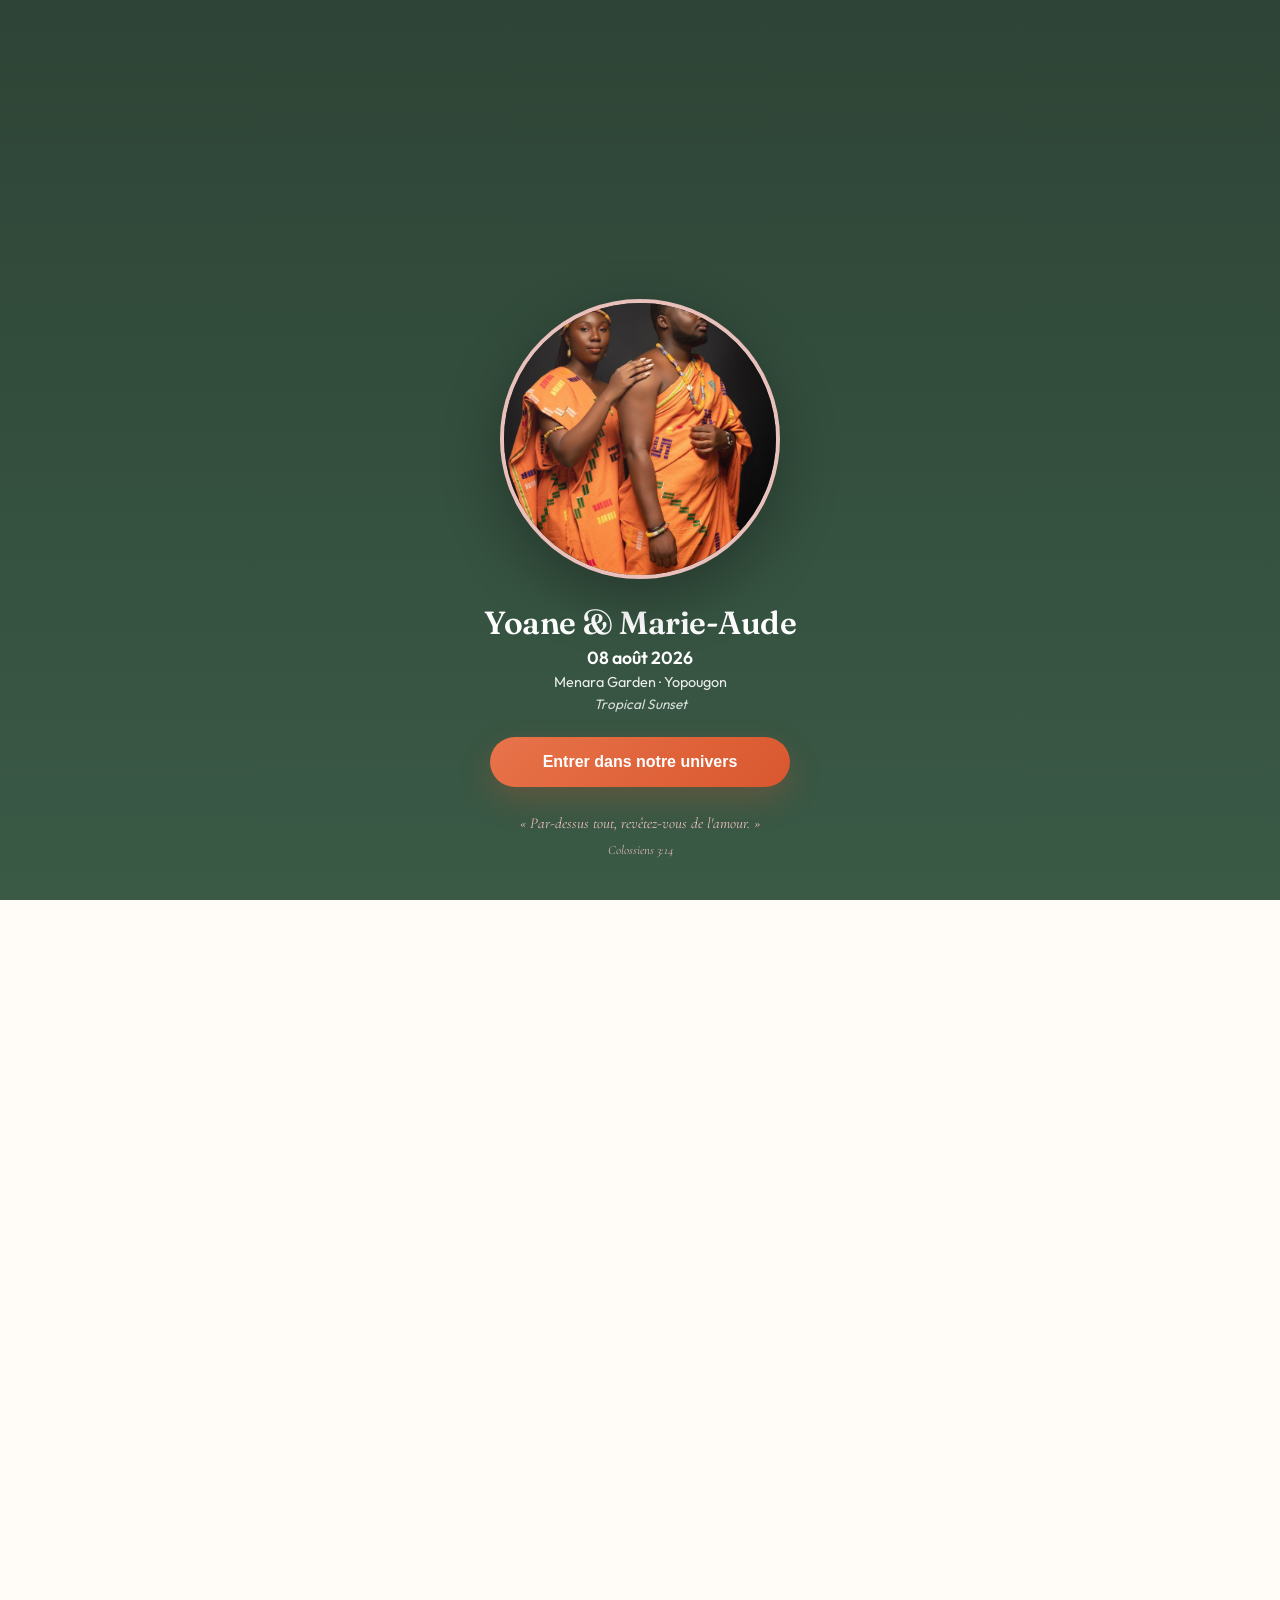
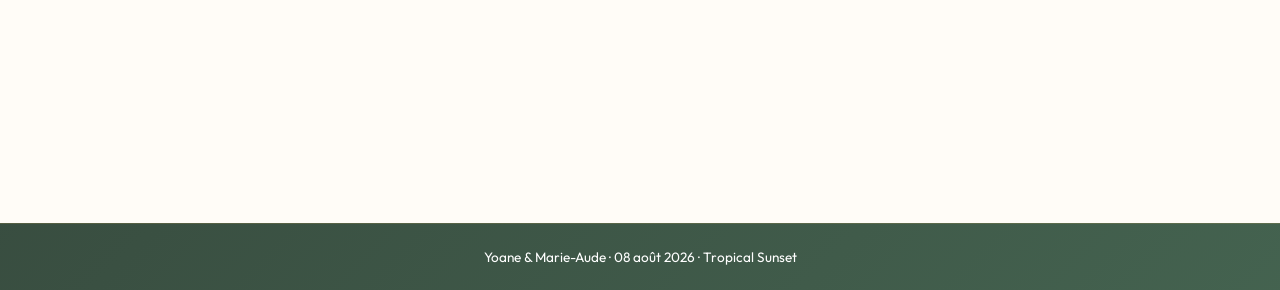
<file: index.html>
<!DOCTYPE html>
<html lang="fr">
<head>
  <meta charset="UTF-8">
  <meta name="viewport" content="width=device-width, initial-scale=1, viewport-fit=cover, maximum-scale=1">
  <meta name="theme-color" content="#D9572E">
  <meta name="apple-mobile-web-app-capable" content="yes">
  <meta name="apple-mobile-web-app-status-bar-style" content="black-translucent">
  <meta name="apple-mobile-web-app-title" content="Yoane & Marie-Aude">
  <title>Yoane & Marie-Aude — Mariage 08.08.2026</title>
  
  <link rel="preconnect" href="https://fonts.googleapis.com">
  <link rel="preconnect" href="https://fonts.gstatic.com" crossorigin>
  <link href="https://fonts.googleapis.com/css2?family=Fraunces:opsz,wght@9..144,500;9..144,600;9..144,700&family=Outfit:wght@300;400;500;600;700&family=Cormorant+Garamond:ital,wght@1,400&display=swap" rel="stylesheet">
  
  <link rel="stylesheet" href="css/styles.css">
</head>
<body>
  <div id="app" class="app-container">
    
    <!-- Splash Screen (écran d'accueil type app) -->
    <section id="splash-screen" class="screen active splash">
      <div class="splash-content">
        <div class="splash-visual">
          <img src="2958871d-0a36-4fbe-921e-ffd9b93db0f9.jpeg" alt="Yoane & Marie-Aude" class="splash-photo" loading="lazy">
          <div class="splash-overlay"></div>
        </div>
        
        <div class="splash-info">
          <h1 class="splash-title">Yoane & Marie-Aude</h1>
          <p class="splash-date">08 août 2026</p>
          <p class="splash-location">Menara Garden · Yopougon</p>
          <p class="splash-theme">Tropical Sunset</p>
        </div>
        
        <button class="btn-enter" data-screen="home">
          Entrer dans notre univers
        </button>
        
        <p class="splash-verse">
          « Par-dessus tout, revêtez-vous de l'amour. »<br>
          <span class="verse-ref">Colossiens 3:14</span>
        </p>
      </div>
    </section>

    <!-- Écran d'accueil avec cartes -->
    <section id="home" class="screen home">
      <header class="app-header">
        <div class="header-branding">
          <h2>Bienvenue</h2>
          <p class="header-meta">08 août 2026 · Menara Garden</p>
        </div>
      </header>

      <main class="home-grid">
        <article class="card card-primary" data-screen="seat">
          <div class="card-icon">🪑</div>
          <h3>Trouver ma place</h3>
          <p>Découvrez votre table et vos voisins</p>
        </article>

        <article class="card" data-screen="menu">
          <div class="card-icon">🍽️</div>
          <h3>Les saveurs</h3>
          <p>Menu et spécialités de la réception</p>
        </article>

        <article class="card" data-screen="gifts">
          <div class="card-icon">🎁</div>
          <h3>Cadeaux</h3>
          <p>Informations délicates & discrètes</p>
        </article>

        <article class="card" data-screen="photos">
          <div class="card-icon">📸</div>
          <h3>Partager mes photos</h3>
          <p>Contribuez à notre album collectif</p>
        </article>

        <article class="card" data-screen="gallery">
          <div class="card-icon">🖼️</div>
          <h3>Album officiel</h3>
          <p>Photos du photographe professionnel</p>
        </article>

        <article class="card" data-screen="guestbook">
          <div class="card-icon">💌</div>
          <h3>Livre d'or</h3>
          <p>Laissez-nous un beau message</p>
        </article>
      </main>
    </section>

    <!-- Écran : Trouver ma place -->
    <section id="seat" class="screen seat-screen">
      <header class="screen-header">
        <button class="btn-back" data-screen="home">← Retour</button>
        <h2>Trouver ma place</h2>
      </header>

      <div class="screen-content">
        <p class="screen-intro">Entrez votre prénom et nom pour découvrir votre emplacement</p>
        
        <div class="search-container">
          <input 
            id="seat-input" 
            type="text" 
            placeholder="Prénom et nom..." 
            class="input-search"
            autocomplete="off"
          >
          <button id="seat-validate" class="btn-search">Rechercher</button>
        </div>

        <div id="seat-result" class="seat-result hidden">
          <div class="result-welcome" id="result-welcome"></div>
          <div class="result-table" id="result-table"></div>
          <div class="result-companions" id="result-companions"></div>
        </div>

        <div id="seat-noresult" class="empty-state hidden">
          <p>Nous ne trouvons pas ce nom.</p>
          <p class="small">Vérifiez l'orthographe ou contactez les mariés.</p>
        </div>

        <div id="sync-status" class="sync-indicator">
          🔄 Synchronisation des invités...
        </div>
      </div>
    </section>

    <!-- Écran : Les saveurs -->
    <section id="menu" class="screen menu-screen">
      <header class="screen-header">
        <button class="btn-back" data-screen="home">← Retour</button>
        <h2>Les saveurs de notre réception</h2>
      </header>

      <div class="screen-content">
        <p class="screen-intro">
          Nous avons imaginé une réception aux couleurs de nos traditions, avec une sélection de mets ivoiriens et de saveurs appréciées de tous.
        </p>

        <div class="menu-section">
          <h3 class="menu-title">🥗 Entrée</h3>
          <ul class="menu-items">
            <li>Salade composée fraîche</li>
          </ul>
        </div>

        <div class="menu-section">
          <h3 class="menu-title">🍽️ Plats traditionnels à découvrir</h3>
          <ul class="menu-items">
            <li>Tchep au poisson et au bœuf</li>
            <li>Placali accompagné de sauce kopè</li>
            <li>Foutou banane accompagné de sauce graine</li>
            <li>Kplé accompagné de foutou manioc</li>
            <li>Foutou igname accompagné de sauce gouagouassou</li>
            <li>Méchoui de mouton accompagné d'attiéké</li>
            <li>Poisson frit et poulet frit accompagnés d'alloco et de frites</li>
            <li>Igname bouillie accompagnée de sauce tomate</li>
          </ul>
        </div>

        <div class="menu-section">
          <h3 class="menu-title">🍰 Douceur</h3>
          <ul class="menu-items">
            <li>Wedding cake</li>
          </ul>
        </div>

        <div class="menu-section">
          <h3 class="menu-title">🥤 Boissons</h3>
          <ul class="menu-items">
            <li>Eau minérale</li>
            <li>Jus naturels</li>
            <li>Boissons gazeuses</li>
            <li>Bandji</li>
          </ul>
        </div>
      </div>
    </section>

    <!-- Écran : Cadeaux -->
    <section id="gifts" class="screen gifts-screen">
      <header class="screen-header">
        <button class="btn-back" data-screen="home">← Retour</button>
        <h2>Cadeaux</h2>
      </header>

      <div class="screen-content gifts-content">
        <div class="gifts-box">
          <p class="gifts-text">
            <strong>Votre présence est le plus beau témoignage d'affection que nous puissions recevoir.</strong>
          </p>

          <p class="gifts-text">
            Pour celles et ceux qui souhaiteraient néanmoins nous offrir un présent, nous privilégions les cadeaux en espèces, afin de pouvoir les emporter plus facilement avec nous à notre retour à Dakar.
          </p>

          <p class="gifts-text">
            Un dispositif discret sera prévu lors de la réception.
          </p>

          <p class="gifts-text gifts-thanks">
            <strong>Merci du fond du cœur pour votre délicatesse.</strong>
          </p>
        </div>
      </div>
    </section>

    <!-- Écran : Partager mes photos -->
    <section id="photos" class="screen photos-screen">
      <header class="screen-header">
        <button class="btn-back" data-screen="home">← Retour</button>
        <h2>Partager mes photos</h2>
      </header>

      <div class="screen-content">
        <p class="screen-intro">Contribuez à notre album collectif en partageant vos plus belles photos</p>

        <div class="uploader-section">
          <input 
            id="upload-name" 
            type="text" 
            placeholder="Votre prénom (optionnel)" 
            class="input-name"
            maxlength="30"
          >
          
          <label class="upload-button">
            <input 
              id="upload-input" 
              type="file" 
              accept="image/*" 
              multiple
              style="display: none;"
            >
            <span class="upload-label">📷 Sélectionner des photos</span>
          </label>

          <div id="upload-progress" class="progress-indicator"></div>
        </div>

        <div id="shared-grid" class="photo-grid">
          <!-- Photos partagées injected ici -->
        </div>

        <div id="shared-empty" class="empty-state">
          <p>Aucune photo partagée pour le moment.</p>
          <p class="small">Soyez les premiers ! 📸</p>
        </div>
      </div>
    </section>

    <!-- Écran : Album officiel -->
    <section id="gallery" class="screen gallery-screen">
      <header class="screen-header">
        <button class="btn-back" data-screen="home">← Retour</button>
        <h2>Album officiel</h2>
      </header>

      <div class="screen-content">
        <p class="screen-intro">Les plus beaux moments capturés par notre photographe</p>

        <div id="official-gallery" class="photo-grid">
          <!-- Photos officielles injected ici -->
        </div>
      </div>
    </section>

    <!-- Écran : Livre d'or -->
    <section id="guestbook" class="screen guestbook-screen">
      <header class="screen-header">
        <button class="btn-back" data-screen="home">← Retour</button>
        <h2>Livre d'or</h2>
      </header>

      <div class="screen-content">
        <p class="screen-intro">Laissez-nous un beau souvenir de cette journée</p>

        <form id="gb-form" class="guestbook-form">
          <input 
            id="gb-name" 
            type="text" 
            placeholder="Votre nom" 
            class="input-guestbook"
            required
          >
          <textarea 
            id="gb-message" 
            placeholder="Votre message..." 
            class="textarea-guestbook"
            rows="4"
            required
          ></textarea>
          <button type="submit" class="btn-submit">Envoyer</button>
        </form>

        <div id="guestbook-list" class="guestbook-list">
          <!-- Messages injected ici -->
        </div>

        <div id="guestbook-empty" class="empty-state">
          <p>Le livre d'or est vide pour l'instant.</p>
          <p class="small">Soyez le premier à laisser un message ! 💌</p>
        </div>
      </div>
    </section>

    <!-- Footer -->
    <footer class="app-footer">
      <p>Yoane & Marie-Aude · 08 août 2026 · Tropical Sunset</p>
    </footer>
  </div>

  <!-- Scripts -->
  <script src="js/app.js" defer></script>
</body>
</html>
</file>
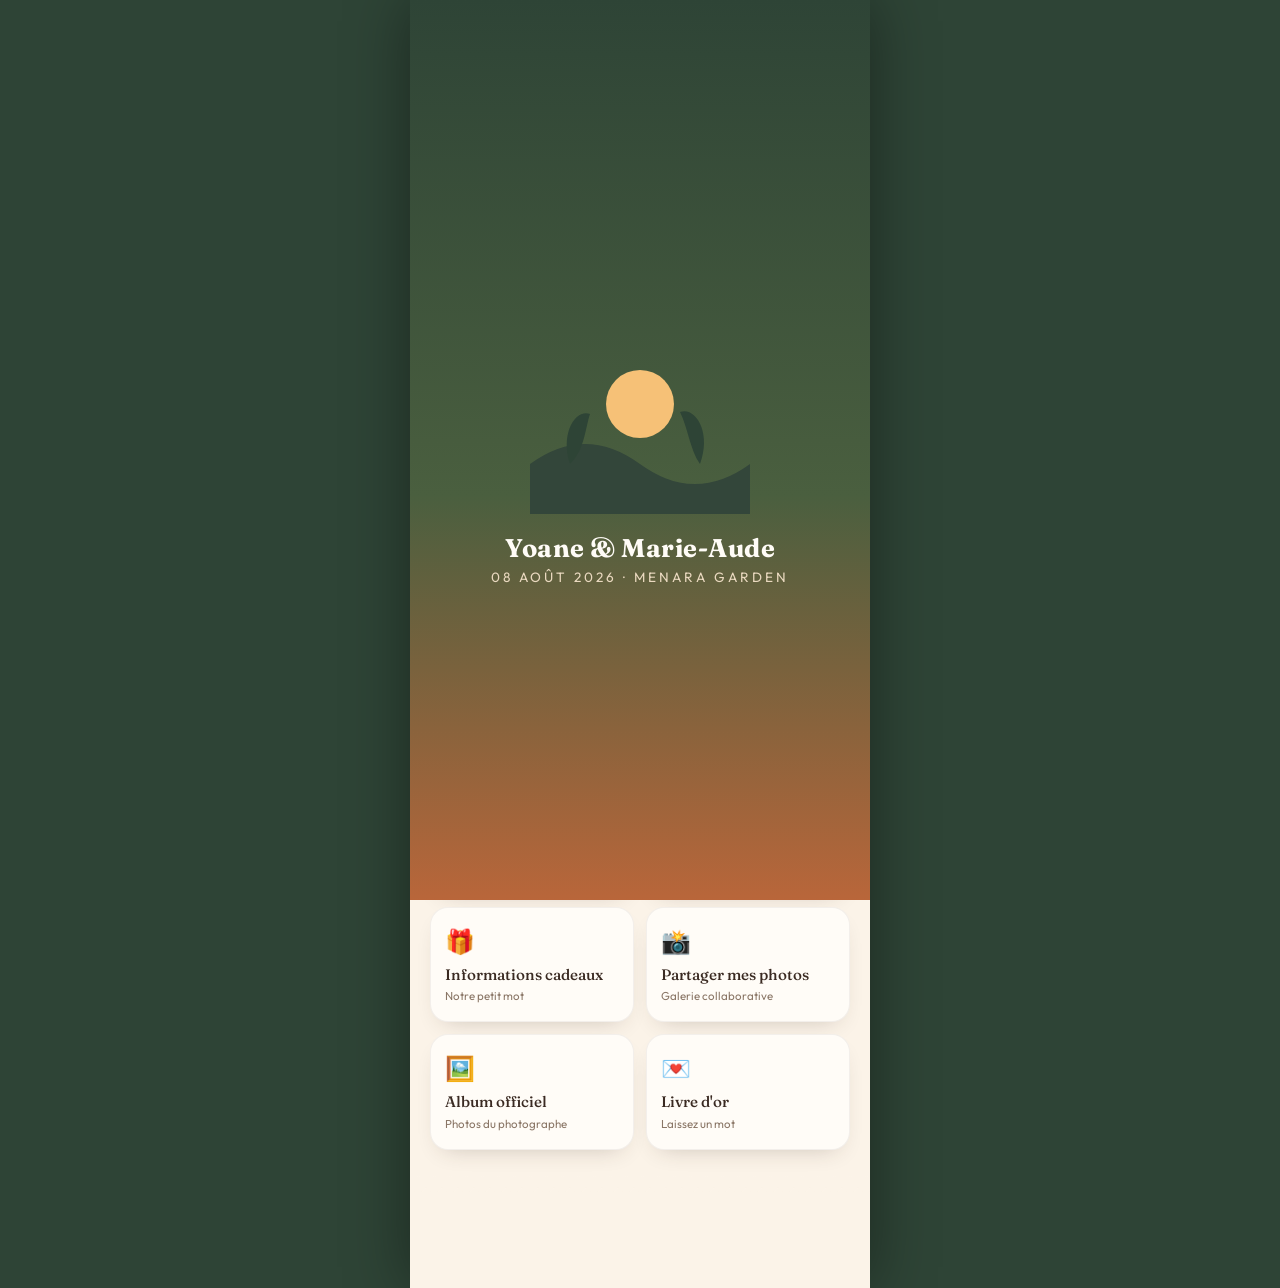
<file: wedding-app 3.html>
<!DOCTYPE html>
<html lang="fr">
<head>
<meta charset="UTF-8">
<meta name="viewport" content="width=device-width, initial-scale=1, viewport-fit=cover">
<title>Yoane & Marie-Aude — Notre mariage</title>
<link rel="preconnect" href="https://fonts.googleapis.com">
<link rel="preconnect" href="https://fonts.gstatic.com" crossorigin>
<link href="https://fonts.googleapis.com/css2?family=Fraunces:ital,opsz,wght@0,9..144,400;0,9..144,500;0,9..144,600;1,9..144,500&family=Outfit:wght@300;400;500;600;700&family=Cormorant+Garamond:ital@1&display=swap" rel="stylesheet">

<style>
  :root{
    --ivory:#FBF3E8;
    --paper:#FFFCF7;
    --peach:#F4B98A;
    --coral:#E8734A;
    --sunset:#D9572E;
    --rose:#EAC0BC;
    --gold:#C9A24B;
    --gold-soft:#E4CE9C;
    --green-deep:#2E4436;
    --green-leaf:#5C7A5F;
    --text:#3A2A22;
    --text-soft:#8A7666;
    --shadow: 0 18px 40px -18px rgba(58,42,34,0.35);
  }
  *{box-sizing:border-box; -webkit-tap-highlight-color:transparent;}
  html,body{margin:0;padding:0;background:var(--green-deep);}
  body{
    font-family:'Outfit',sans-serif;
    color:var(--text);
    display:flex;
    justify-content:center;
    min-height:100vh;
  }
  .display{font-family:'Fraunces',serif;}
  .script{font-family:'Cormorant Garamond',serif; font-style:italic;}

  #shell{
    width:100%;
    max-width:460px;
    min-height:100vh;
    background:var(--ivory);
    position:relative;
    overflow-x:hidden;
    box-shadow:0 0 60px rgba(0,0,0,0.4);
  }

  /* ---------- SPLASH ---------- */
  #splash{
    position:fixed; inset:0; z-index:200;
    max-width:460px; margin:0 auto;
    background:linear-gradient(180deg,#2E4436 0%,#4A5F3F 55%,#B9663A 100%);
    display:flex; flex-direction:column; align-items:center; justify-content:center;
    transition:opacity .8s ease, visibility .8s ease;
  }
  #splash svg{width:70%; max-width:220px;}
  #splash h1{
    color:var(--paper); font-size:1.6rem; margin:18px 0 4px; letter-spacing:.5px; text-align:center;
  }
  #splash p{color:#EAD9C0; font-size:.85rem; letter-spacing:3px; text-transform:uppercase; margin:0;}
  #splash.hidden{opacity:0; visibility:hidden; pointer-events:none;}
  .sun{transform-origin:110px 150px; animation:rise 2.2s ease-out forwards;}
  @keyframes rise{from{transform:translateY(40px); opacity:0;} to{transform:translateY(0); opacity:1;}}

  /* ---------- TOP BAR ---------- */
  .topbar{
    position:sticky; top:0; z-index:40;
    display:flex; align-items:center; gap:10px;
    padding:14px 18px; background:rgba(251,243,232,.9); backdrop-filter:blur(8px);
    border-bottom:1px solid rgba(58,42,34,.08);
  }
  .topbar button.back{
    background:none;border:none;font-size:1.3rem;color:var(--coral);cursor:pointer;line-height:1;padding:4px;
  }
  .topbar .title{font-family:'Fraunces',serif; font-weight:500; font-size:1.05rem; letter-spacing:.3px;}

  .screen{display:none; padding-bottom:90px; animation:fadeIn .35s ease;}
  .screen.active{display:block;}
  @keyframes fadeIn{from{opacity:0; transform:translateY(8px);} to{opacity:1; transform:translateY(0);}}

  /* ---------- HOME ---------- */
  #home-hero{
    position:relative; height:66vh; min-height:420px; max-height:560px;
    background:
      linear-gradient(180deg, rgba(46,68,54,.15) 0%, rgba(46,68,54,.55) 70%, var(--ivory) 100%),
      radial-gradient(120% 90% at 50% 100%, #F2A15C 0%, #E8734A 35%, #B9532E 60%, #4A5F3F 90%);
    display:flex; flex-direction:column; align-items:center; justify-content:flex-end;
    padding:0 24px 34px;
    overflow:hidden;
  }
  #home-hero .sun-glow{
    position:absolute; left:50%; top:22%; width:180px; height:180px; border-radius:50%;
    background:radial-gradient(circle, #FFE3B0 0%, #F6B36B 45%, rgba(246,179,107,0) 75%);
    transform:translate(-50%,-50%); filter:blur(2px);
  }
  #home-hero .fronds{position:absolute; bottom:-6px; width:100%; left:0; opacity:.9;}
  .eyebrow{
    font-size:.68rem; letter-spacing:4px; text-transform:uppercase; color:#FFE9CF;
    margin-bottom:10px; z-index:2; text-align:center;
  }
  .couple-names{
    font-family:'Fraunces',serif; font-weight:500; font-style:italic; color:#fff;
    font-size:2.5rem; line-height:1.05; text-align:center; z-index:2;
    text-shadow:0 4px 24px rgba(0,0,0,.25);
  }
  .couple-meta{color:#FFEFDD; font-size:.88rem; text-align:center; margin-top:10px; z-index:2; line-height:1.6;}
  .couple-meta b{color:#fff; font-weight:500;}
  .enter-btn{
    margin-top:20px; z-index:2;
    background:var(--paper); color:var(--sunset); border:none; padding:13px 30px; border-radius:30px;
    font-family:'Outfit',sans-serif; font-weight:600; font-size:.85rem; letter-spacing:.5px;
    box-shadow:var(--shadow); cursor:pointer;
  }
  .photo-strip{display:flex; gap:8px; z-index:2; margin-top:18px;}
  .photo-strip .ph{
    width:52px; height:52px; border-radius:50%; border:2px solid #fff;
    background:linear-gradient(135deg,#EAC0BC,#E8734A); display:flex; align-items:center; justify-content:center;
    color:#fff; font-size:.6rem; text-align:center; overflow:hidden;
  }

  .verse-block{
    margin:30px 24px; padding:22px 20px; text-align:center; position:relative;
    border-top:1px solid var(--gold-soft); border-bottom:1px solid var(--gold-soft);
  }
  .verse-block p{font-family:'Cormorant Garamond',serif; font-style:italic; font-size:1.25rem; color:var(--green-deep); line-height:1.5; margin:0 0 8px;}
  .verse-block span{font-size:.72rem; letter-spacing:2px; text-transform:uppercase; color:var(--coral);}

  .section-label{
    font-size:.7rem; letter-spacing:3px; text-transform:uppercase; color:var(--text-soft);
    margin:8px 24px 12px;
  }
  .card-grid{display:grid; grid-template-columns:1fr 1fr; gap:12px; padding:0 20px;}
  .nav-card{
    background:var(--paper); border-radius:18px; padding:18px 14px; text-align:left;
    box-shadow:0 10px 24px -14px rgba(58,42,34,.3); border:1px solid rgba(58,42,34,.06);
    cursor:pointer; transition:transform .15s ease; position:relative; overflow:hidden;
  }
  .nav-card:active{transform:scale(.97);}
  .nav-card .ic{font-size:1.5rem; display:block; margin-bottom:10px;}
  .nav-card .lbl{font-family:'Fraunces',serif; font-weight:500; font-size:.95rem; display:block; line-height:1.2;}
  .nav-card .sub{font-size:.72rem; color:var(--text-soft); margin-top:4px; display:block;}

  .divider-scallop{
    height:16px; margin:26px 0 6px;
    background-image: radial-gradient(circle at 8px 0px, transparent 8px, var(--ivory) 9px);
    background-size:16px 16px; background-position:0 -8px;
  }

  /* ---------- GENERIC SECTION ---------- */
  .panel{margin:0 20px 18px; background:var(--paper); border-radius:18px; padding:20px; box-shadow:0 10px 24px -16px rgba(58,42,34,.25);}
  .panel h2{font-family:'Fraunces',serif; font-weight:500; font-size:1.2rem; margin:0 0 10px;}
  .panel p{font-size:.88rem; line-height:1.6; color:var(--text-soft); margin:0 0 10px;}

  /* ---------- FIND SEAT ---------- */
  .search-wrap{padding:16px 20px 4px; position:relative;}
  .search-wrap input{
    width:100%; padding:14px 16px; border-radius:14px; border:1px solid rgba(58,42,34,.15);
    font-family:'Outfit'; font-size:.95rem; background:var(--paper);
  }
  .search-wrap input:focus{outline:2px solid var(--coral); outline-offset:1px;}
  .suggestions{
    position:absolute; left:20px; right:20px; top:64px; background:var(--paper); border-radius:14px;
    box-shadow:var(--shadow); z-index:10; overflow:hidden; display:none;
  }
  .suggestions.show{display:block;}
  .suggestions div{padding:12px 16px; font-size:.9rem; cursor:pointer; border-bottom:1px solid rgba(58,42,34,.06);}
  .suggestions div:last-child{border-bottom:none;}
  .suggestions div:hover{background:var(--ivory);}

  .seat-card{
    margin:20px 20px 0; padding:26px 22px; border-radius:20px; text-align:center;
    background:linear-gradient(160deg,#F6DCC0 0%, #F0AF77 55%, #E8734A 100%); color:#fff;
    box-shadow:var(--shadow); display:none;
  }
  .seat-card.show{display:block; animation:fadeIn .4s ease;}
  .seat-card .greet{font-size:.85rem; opacity:.95;}
  .seat-card .name{font-family:'Fraunces',serif; font-style:italic; font-size:1.5rem; margin:4px 0 14px;}
  .seat-card .table-num{font-family:'Fraunces',serif; font-size:2.6rem; font-weight:600; line-height:1;}
  .seat-card .tlabel{font-size:.7rem; letter-spacing:2px; text-transform:uppercase; opacity:.9;}
  .seat-card .seat-line{margin-top:6px; font-size:.85rem;}
  .seat-card .mates{margin-top:16px; text-align:left; background:rgba(255,255,255,.18); border-radius:12px; padding:12px 14px;}
  .seat-card .mates b{display:block; font-size:.72rem; letter-spacing:1px; text-transform:uppercase; margin-bottom:6px; opacity:.9;}
  .seat-card .mates div{font-size:.85rem; padding:2px 0;}
  .seat-card .find-map-btn{
    margin-top:16px; background:#fff; color:var(--sunset); border:none; padding:10px 22px; border-radius:24px;
    font-weight:600; font-size:.82rem; cursor:pointer;
  }
  .no-result{margin:20px; padding:18px; text-align:center; background:var(--paper); border-radius:16px; color:var(--text-soft); font-size:.88rem; display:none;}
  .no-result.show{display:block;}

  /* ---------- MAP ---------- */
  .map-wrap{margin:14px 20px; background:var(--paper); border-radius:18px; padding:14px; box-shadow:0 10px 24px -16px rgba(58,42,34,.25);}
  .map-wrap svg{width:100%; height:auto; display:block;}
  .table-dot{fill:#EADFC8; stroke:#C9A24B; stroke-width:1.5; transition:all .3s ease;}
  .table-dot.active{fill:var(--coral); stroke:#fff; stroke-width:2.5;}
  .table-num-txt{font-family:'Outfit'; font-size:9px; fill:var(--text); font-weight:600;}
  .table-num-txt.active{fill:#fff;}
  .pulse-ring{fill:none; stroke:var(--coral); stroke-width:2; opacity:0; }
  .pulse-ring.animate{animation:pulseRing 1.8s ease-out infinite;}
  @keyframes pulseRing{0%{opacity:.9; r:16;} 100%{opacity:0; r:32;}}

  /* ---------- SAVEURS ---------- */
  .food-cat{margin:0 20px 16px;}
  .food-cat h3{font-family:'Fraunces',serif; font-weight:500; font-size:1rem; margin:0 0 10px; color:var(--green-deep);}
  .food-item{
    background:var(--paper); border-radius:14px; padding:13px 16px; margin-bottom:8px; font-size:.88rem;
    box-shadow:0 6px 16px -12px rgba(58,42,34,.3); border-left:3px solid var(--gold);
  }

  /* ---------- GALLERY ---------- */
  .gallery-form{margin:14px 20px; background:var(--paper); border-radius:16px; padding:16px; box-shadow:0 10px 24px -16px rgba(58,42,34,.25);}
  .gallery-form input[type=text]{width:100%; padding:10px 12px; border-radius:10px; border:1px solid rgba(58,42,34,.15); font-family:'Outfit'; margin-bottom:10px;}
  .upload-btn{display:flex; align-items:center; justify-content:center; gap:8px; width:100%; padding:12px; border-radius:12px; border:2px dashed var(--peach); background:#FFF7EE; color:var(--sunset); font-weight:600; font-size:.85rem; cursor:pointer;}
  .stats-row{display:flex; gap:10px; margin:14px 20px;}
  .stat-pill{flex:1; background:var(--paper); border-radius:14px; padding:12px; text-align:center; box-shadow:0 6px 16px -12px rgba(58,42,34,.3);}
  .stat-pill .num{font-family:'Fraunces',serif; font-size:1.4rem; color:var(--coral); font-weight:600;}
  .stat-pill .lbl{font-size:.65rem; letter-spacing:1px; text-transform:uppercase; color:var(--text-soft);}
  .masonry{columns:2; column-gap:10px; padding:4px 20px 10px;}
  .masonry img, .masonry .ph-slot{width:100%; border-radius:12px; margin-bottom:10px; display:block; break-inside:avoid; box-shadow:0 6px 16px -12px rgba(58,42,34,.3);}
  .empty-state{margin:20px; padding:26px; text-align:center; background:var(--paper); border-radius:16px; color:var(--text-soft); font-size:.88rem;}
  .lightbox{position:fixed; inset:0; background:rgba(20,14,10,.92); z-index:100; display:none; align-items:center; justify-content:center; padding:20px;}
  .lightbox.show{display:flex;}
  .lightbox img{max-width:100%; max-height:80vh; border-radius:8px;}
  .lightbox .close{position:absolute; top:20px; right:24px; color:#fff; font-size:1.6rem; background:none; border:none; cursor:pointer;}

  /* ---------- ALBUM ---------- */
  .tabs{display:flex; gap:8px; padding:14px 20px 4px; overflow-x:auto;}
  .tab{flex:none; padding:9px 16px; border-radius:20px; background:var(--paper); font-size:.8rem; font-weight:500; color:var(--text-soft); cursor:pointer; border:1px solid rgba(58,42,34,.08);}
  .tab.active{background:var(--coral); color:#fff; border-color:var(--coral);}
  .ph-slot{aspect-ratio:3/4; background:linear-gradient(135deg,#EAC0BC,#F0AF77); display:flex; align-items:center; justify-content:center; color:#fff; font-size:1.3rem;}

  /* ---------- GIFTS ---------- */
  .gift-icon{font-size:2.2rem; text-align:center; display:block; margin-bottom:12px;}

  /* ---------- GUESTBOOK ---------- */
  .gb-form{margin:14px 20px; background:var(--paper); border-radius:16px; padding:16px; box-shadow:0 10px 24px -16px rgba(58,42,34,.25);}
  .gb-form input, .gb-form textarea{width:100%; padding:11px 13px; border-radius:10px; border:1px solid rgba(58,42,34,.15); font-family:'Outfit'; margin-bottom:10px; font-size:.9rem;}
  .gb-form textarea{min-height:80px; resize:vertical;}
  .send-btn{width:100%; padding:12px; border-radius:12px; background:var(--coral); color:#fff; border:none; font-weight:600; cursor:pointer;}
  .gb-message{margin:0 20px 12px; background:var(--paper); border-radius:14px; padding:14px 16px; box-shadow:0 6px 16px -12px rgba(58,42,34,.3);}
  .gb-message .who{font-family:'Fraunces',serif; font-weight:500; font-size:.9rem; color:var(--coral);}
  .gb-message .msg{font-size:.85rem; margin-top:4px; line-height:1.5;}
  .gb-pending-tag{font-size:.65rem; letter-spacing:1px; text-transform:uppercase; color:var(--gold); margin-top:6px; display:block;}

  /* ---------- ADMIN ---------- */
  .admin-row{display:flex; justify-content:space-between; align-items:center; background:var(--paper); border-radius:12px; padding:12px 14px; margin:0 20px 10px; box-shadow:0 6px 16px -12px rgba(58,42,34,.3);}
  .admin-row button{border:none; padding:7px 14px; border-radius:16px; font-size:.75rem; font-weight:600; cursor:pointer;}
  .btn-approve{background:var(--green-leaf); color:#fff;}
  .btn-delete{background:#C85C4A; color:#fff;}
  .lock-form{margin:40px 20px; text-align:center;}
  .lock-form input{padding:12px; border-radius:10px; border:1px solid rgba(58,42,34,.2); text-align:center; letter-spacing:3px; width:160px;}

  /* ---------- BOTTOM NAV ---------- */
  #bottomnav{
    position:fixed; bottom:0; left:50%; transform:translateX(-50%); width:100%; max-width:460px;
    background:rgba(255,252,247,.94); backdrop-filter:blur(10px); border-top:1px solid rgba(58,42,34,.08);
    display:flex; justify-content:space-around; padding:10px 6px calc(10px + env(safe-area-inset-bottom)); z-index:50;
  }
  .nav-btn{background:none; border:none; display:flex; flex-direction:column; align-items:center; gap:3px; color:var(--text-soft); font-size:.62rem; cursor:pointer; flex:1;}
  .nav-btn .ic{font-size:1.15rem;}
  .nav-btn.active{color:var(--coral);}

  ::-webkit-scrollbar{display:none;}
</style>
</head>
<body>

<div id="shell">

  <!-- SPLASH -->
  <div id="splash">
    <svg viewBox="0 0 220 200">
      <circle class="sun" cx="110" cy="90" r="34" fill="#F6C177"/>
      <path d="M0 150 Q55 110 110 150 T220 150 V200 H0 Z" fill="#33463A"/>
      <path d="M40 150 C30 120 45 95 60 100 C55 115 55 135 40 150 Z" fill="#2E4436"/>
      <path d="M170 150 C182 118 165 92 150 98 C158 114 160 136 170 150 Z" fill="#2E4436"/>
    </svg>
    <h1 class="display">Yoane &amp; Marie-Aude</h1>
    <p>08 août 2026 · Menara Garden</p>
  </div>

  <!-- ===================== HOME ===================== -->
  <div class="screen active" id="screen-home">
    <div id="home-hero">
      <div class="sun-glow"></div>
      <svg class="fronds" viewBox="0 0 460 90" preserveAspectRatio="none">
        <path d="M0 90 C40 40 90 70 130 40 C170 15 210 55 240 30 C280 5 320 45 360 25 C400 10 430 40 460 20 V90 Z" fill="#233A2C" opacity="0.9"/>
      </svg>
      <div class="eyebrow">Mariage traditionnel</div>
      <div class="couple-names">Yoane &amp; Marie-Aude</div>
      <div class="couple-meta">📅 Samedi 08 août 2026 &nbsp;·&nbsp; 📍 Menara Garden, Yopougon<br><b>Thème — Tropical Sunset</b></div>
      <div class="photo-strip">
        <div class="ph">Photo 1</div><div class="ph">Photo 2</div><div class="ph">Photo 3</div>
      </div>
      <button class="enter-btn" onclick="scrollToNav()">Entrer dans notre univers</button>
    </div>

    <div class="verse-block">
      <p>« Par-dessus tout, revêtez-vous de l'amour, qui est le lien de la perfection. »</p>
      <span>Colossiens 3:14</span>
    </div>

    <div class="section-label" id="nav-anchor">Notre univers</div>
    <div class="card-grid">
      <div class="nav-card" onclick="showScreen('seat')"><span class="ic">🪑</span><span class="lbl">Trouver ma place</span><span class="sub">Table &amp; voisins</span></div>
      <div class="nav-card" onclick="showScreen('menu')"><span class="ic">🍽️</span><span class="lbl">Découvrir les saveurs</span><span class="sub">Mets &amp; boissons</span></div>
      <div class="nav-card" onclick="showScreen('gifts')"><span class="ic">🎁</span><span class="lbl">Informations cadeaux</span><span class="sub">Notre petit mot</span></div>
      <div class="nav-card" onclick="showScreen('gallery')"><span class="ic">📸</span><span class="lbl">Partager mes photos</span><span class="sub">Galerie collaborative</span></div>
      <div class="nav-card" onclick="showScreen('album')"><span class="ic">🖼️</span><span class="lbl">Album officiel</span><span class="sub">Photos du photographe</span></div>
      <div class="nav-card" onclick="showScreen('guestbook')"><span class="ic">💌</span><span class="lbl">Livre d'or</span><span class="sub">Laissez un mot</span></div>
    </div>
    <div class="divider-scallop"></div>
  </div>

  <!-- ===================== FIND SEAT ===================== -->
  <div class="screen" id="screen-seat">
    <div class="topbar"><button class="back" onclick="showScreen('home')">←</button><span class="title">Trouver ma place</span></div>
    <div class="search-wrap">
      <input type="text" id="seat-input" placeholder="Votre prénom et nom..." autocomplete="off">
      <div class="suggestions" id="seat-suggestions"></div>
    </div>
    <div id="sync-status" style="font-size:.7rem; color:var(--text-soft); text-align:center; margin:6px 20px 0;">🔄 Synchronisation avec Google Sheets...</div>
    <div class="seat-card" id="seat-card"></div>
    <div class="no-result" id="seat-noresult">Nous ne trouvons pas ce nom 🌿 Vérifiez l'orthographe ou contactez les mariés.</div>
  </div>

  <!-- ===================== MAP ===================== -->
  <div class="screen" id="screen-map">
    <div class="topbar"><button class="back" onclick="showScreen('seat')">←</button><span class="title">Plan du jardin</span></div>
    <div class="map-wrap"><svg id="garden-svg" viewBox="0 0 400 320"></svg></div>
    <p style="text-align:center; font-size:.78rem; color:var(--text-soft); margin-top:6px;">Votre table est mise en évidence en corail 🌇</p>
  </div>

  <!-- ===================== MENU ===================== -->
  <div class="screen" id="screen-menu">
    <div class="topbar"><button class="back" onclick="showScreen('home')">←</button><span class="title">🌸 Saveurs de la réception 🌸</span></div>
    <div class="panel"><p>Nous avons imaginé une réception aux couleurs de nos traditions, avec une sélection de mets ivoiriens et de saveurs appréciées de tous.</p></div>
    <div class="food-cat"><h3>🥗 Entrée</h3><div class="food-item">Salade composée fraîche</div></div>
    <div class="food-cat">
      <h3>🍽️ Plats traditionnels à découvrir</h3>
      <div class="food-item">Tchep au poisson et au bœuf</div>
      <div class="food-item">Placali accompagné de sauce kopè</div>
      <div class="food-item">Foutou banane accompagné de sauce graine</div>
      <div class="food-item">Kplé accompagné de foutou manioc</div>
      <div class="food-item">Foutou igname accompagné de sauce gouagouassou</div>
      <div class="food-item">Méchoui de mouton accompagné d'attiéké</div>
      <div class="food-item">Poisson frit et poulet frit accompagnés d'alloco et de frites</div>
      <div class="food-item">Igname bouillie accompagnée de sauce tomate</div>
    </div>
    <div class="food-cat"><h3>🍰 Douceur</h3><div class="food-item">Wedding cake</div></div>
    <div class="food-cat"><h3>🥤 Boissons</h3><div class="food-item">Eau minérale · Jus naturels · Boissons gazeuses · Bandji</div></div>
  </div>

  <!-- ===================== GIFTS ===================== -->
  <div class="screen" id="screen-gifts">
    <div class="topbar"><button class="back" onclick="showScreen('home')">←</button><span class="title">Informations cadeaux</span></div>
    <div class="panel">
      <span class="gift-icon">🎁</span>
      <p><b>Votre présence est le plus beau témoignage d'affection que nous puissions recevoir.</b></p>
      <p>Pour celles et ceux qui souhaiteraient néanmoins nous offrir un présent, nous privilégions les cadeaux en espèces, afin de pouvoir les emporter plus facilement avec nous à notre retour à Dakar.</p>
      <p>Un dispositif discret sera prévu lors de la réception.</p>
      <p style="color:var(--coral); font-weight:600;">Merci du fond du cœur pour votre délicatesse.</p>
    </div>
  </div>

  <!-- ===================== GALLERY ===================== -->
  <div class="screen" id="screen-gallery">
    <div class="topbar"><button class="back" onclick="showScreen('home')">←</button><span class="title">Partager mes photos</span></div>
    <div class="gallery-form">
      <input type="text" id="gallery-name" placeholder="Votre prénom (pour la légende)">
      <label class="upload-btn">📷 Ajouter des photos
        <input type="file" id="gallery-input" accept="image/*" multiple style="display:none">
      </label>
      <div id="upload-progress" style="font-size:.75rem; color:var(--text-soft); margin-top:8px;"></div>
    </div>
    <div class="stats-row">
      <div class="stat-pill"><div class="num" id="stat-photos">0</div><div class="lbl">Photos</div></div>
      <div class="stat-pill"><div class="num" id="stat-people">0</div><div class="lbl">Participants</div></div>
    </div>
    <div class="masonry" id="gallery-grid"></div>
    <div class="empty-state" id="gallery-empty">Soyez le premier à partager un souvenir de cette journée 🌇</div>
  </div>
  <div class="lightbox" id="lightbox"><button class="close" onclick="closeLightbox()">✕</button><img id="lightbox-img"></div>

  <!-- ===================== ALBUM ===================== -->
  <div class="screen" id="screen-album">
    <div class="topbar"><button class="back" onclick="showScreen('home')">←</button><span class="title">Album officiel</span></div>
    <div class="tabs" id="album-tabs"></div>
    <div class="masonry" id="album-grid"></div>
  </div>

  <!-- ===================== GUESTBOOK ===================== -->
  <div class="screen" id="screen-guestbook">
    <div class="topbar"><button class="back" onclick="showScreen('home')">←</button><span class="title">Livre d'or</span></div>
    <div class="gb-form">
      <input type="text" id="gb-name" placeholder="Votre nom">
      <textarea id="gb-message" placeholder="Laissez un mot doux aux mariés..."></textarea>
      <button class="send-btn" onclick="submitGuestbook()">Envoyer mon message</button>
    </div>
    <div id="guestbook-list"></div>
  </div>

  <!-- ===================== ADMIN ===================== -->
  <div class="screen" id="screen-admin">
    <div class="topbar"><button class="back" onclick="showScreen('home')">←</button><span class="title">Espace administrateur</span></div>
    <div id="admin-lock" class="lock-form">
      <p style="font-size:.85rem; color:var(--text-soft); margin-bottom:12px;">Code d'accès administrateur (démo)</p>
      <input type="password" id="admin-pass" placeholder="••••">
      <br><button class="send-btn" style="width:160px; margin-top:12px;" onclick="checkAdmin()">Entrer</button>
    </div>
    <div id="admin-panel" style="display:none;">
      <div class="section-label">Messages en attente de validation</div>
      <div id="admin-pending"></div>
      <div class="section-label">Photos partagées</div>
      <div id="admin-photos" class="masonry" style="padding:0 20px;"></div>
    </div>
  </div>

  <!-- BOTTOM NAV -->
  <div id="bottomnav">
    <button class="nav-btn active" data-nav="home" onclick="showScreen('home')"><span class="ic">🏡</span>Accueil</button>
    <button class="nav-btn" data-nav="seat" onclick="showScreen('seat')"><span class="ic">🪑</span>Ma place</button>
    <button class="nav-btn" data-nav="gallery" onclick="showScreen('gallery')"><span class="ic">📸</span>Galerie</button>
    <button class="nav-btn" data-nav="guestbook" onclick="showScreen('guestbook')"><span class="ic">💌</span>Livre d'or</button>
    <button class="nav-btn" data-nav="admin" onclick="showScreen('admin')"><span class="ic">🔐</span>Admin</button>
  </div>
</div>

<script>
/* =====================================================================
   DONNÉES INVITÉS — synchronisées depuis votre Google Sheets
   (onglet "Réponses au formulaire" + onglet "Table des invités")
   Tables nommées selon la palette Tropical Sunset : Coral, Blush, Amber,
   Terracotta, Champagne, Gold. 4 invités n'ont pas encore de table
   (Bosson Mickael, DJANE REINE, DIBO Andrea, Ivano Koumi) — dès que vous
   les placez dans le sheet, redonnez-moi accès et je resynchronise.
   ===================================================================== */
const TABLE_INFO = {
  1:{name:"Coral",     hex:"#E8734A"},
  2:{name:"Blush",     hex:"#EAC0BC"},
  3:{name:"Amber",     hex:"#E8A33D"},
  4:{name:"Terracotta",hex:"#C1613C"},
  5:{name:"Champagne", hex:"#E4CE9C"},
  6:{name:"Gold",      hex:"#C9A24B"}
};
let GUESTS = [
  // Table 1 — Coral
  {fullName:"Assagou Josaphat Sosthene", companion:"Guéla Marie Désirée", table:1},
  {fullName:"Koné Ismaël", companion:null, table:1},
  {fullName:"Konan David", companion:null, table:1},
  {fullName:"Cyrille Tresor Ntakpe", companion:null, table:1},
  {fullName:"BAMBA MOUSSA", companion:null, table:1},
  {fullName:"Coulibaly Mohamed Zanape", companion:null, table:1},
  {fullName:"Boni Mahicha", companion:null, table:1},
  {fullName:"SERI GNOLOU DAVID MARSHALL", companion:null, table:1},
  // Table 2 — Blush
  {fullName:"FOFANA Baba", companion:null, table:2},
  {fullName:"DIBY Ulrich", companion:"DIGBA Marie-France", table:2},
  {fullName:"KADJA blin Jean Lambert", companion:null, table:2},
  {fullName:"N'GUESSAN INES", companion:null, table:2},
  {fullName:"Marina Kakou", companion:null, table:2},
  {fullName:"COULIBALY Amara Junior", companion:"Djoko Manuella", table:2},
  // Table 3 — Amber
  {fullName:"ZINSOU SEM EMMANUEL", companion:null, table:3},
  {fullName:"Timy YAO", companion:null, table:3},
  {fullName:"Diomande Tiémoko Cheick Oumar", companion:null, table:3},
  {fullName:"MARKIN Amichia Akane Jean-Francis", companion:null, table:3},
  {fullName:"Florence THIAM", companion:null, table:3},
  {fullName:"Roméo Désiré Kouassi", companion:null, table:3},
  {fullName:"Konan Michela", companion:null, table:3},
  {fullName:"AHOURE Don Yves", companion:null, table:3},
  // Table 4 — Terracotta
  {fullName:"KOUTOUAN Erwan", companion:null, table:4},
  {fullName:"AKA Roxane", companion:null, table:4},
  {fullName:"N'GUESSAN Anne Lydie", companion:null, table:4},
  {fullName:"GOHORE LOU JOSEE RIDÉLISA", companion:null, table:4},
  {fullName:"TB", companion:null, table:4},
  {fullName:"KEITA Aminata", companion:null, table:4},
  {fullName:"Fréjus ATTEBI", companion:null, table:4},
  // Table 5 — Champagne
  {fullName:"Asman Steph Renaud", companion:null, table:5},
  {fullName:"Melice Money", companion:null, table:5},
  {fullName:"DJÈ KOUAKOU JEAN-EMMANUEL CHRISTIAN", companion:null, table:5},
  {fullName:"Yann DIÉ", companion:"Békan Kouadio", table:5},
  {fullName:"Coulibaly Kikoun Josué Gnelfang", companion:null, table:5},
  {fullName:"KONAN RICHE MARSHALL", companion:null, table:5},
  {fullName:"ADINGRA Kouaman Venance", companion:null, table:5},
  // Table 6 — Gold
  {fullName:"Boa Othniel", companion:"Boa Hermine", table:6},
  {fullName:"Maman Pone", companion:"Mon fils Peniel Pone Bi", table:6},
  {fullName:"Willy glahou", companion:"Tagro Reine", table:6},
  {fullName:"Dybi wilfried", companion:"Glaou Carine", table:6},
  // Pas encore de table attribuée
  {fullName:"Bosson Mickael", companion:null, table:null},
  {fullName:"DJANE REINE", companion:null, table:null},
  {fullName:"DIBO Andrea", companion:null, table:null},
  {fullName:"Ivano Koumi", companion:"Léandre Kouame", table:null}
];
function matesForGuest(g){
  if(!g.table) return [];
  return GUESTS.filter(o=>o.table===g.table && o!==g).map(o=> o.companion ? `${o.fullName} + ${o.companion}` : o.fullName);
}

/* =====================================================================
   SYNCHRONISATION AUTOMATIQUE AVEC GOOGLE SHEETS
   ---------------------------------------------------------------------
   Principe : le navigateur de l'invité va lire directement votre Google
   Sheets (en lecture seule, sans mot de passe) à chaque ouverture du site.
   Toute modification faite dans le sheet est donc visible sur le site,
   sans jamais toucher au code.

   ⚠️ CONDITION UNIQUE : le sheet doit être partagé en
      "Accès général → Tous les utilisateurs disposant du lien → Lecteur"
      (Partager, en haut à droite du Google Sheets). Aucune connexion
      Google n'est requise pour vos invités, juste un accès en lecture.

   Si le sheet n'est pas encore public, ou en cas de coupure réseau, le
   site retombe automatiquement sur le dernier instantané enregistré dans
   GUESTS ci-dessus, donc rien n'est jamais cassé pour vos invités.
   ===================================================================== */
const SHEET_ID = "1oNFzsq3Wuqyej18k0K73bysJMaYZIoLrYYB1dcOACGU";
const TAB_RSVP = "Réponses au formulaire 1";
const TAB_TABLES = "Table des invités";

function sheetCsvUrl(tabName){
  return `https://docs.google.com/spreadsheets/d/${SHEET_ID}/gviz/tq?tqx=out:csv&sheet=${encodeURIComponent(tabName)}`;
}

// Petit parseur CSV tolérant aux guillemets et virgules dans les champs
function parseCSV(text){
  const rows = []; let row = []; let field = ''; let inQuotes = false;
  for(let i=0;i<text.length;i++){
    const c = text[i], next = text[i+1];
    if(inQuotes){
      if(c === '"' && next === '"'){ field+='"'; i++; }
      else if(c === '"'){ inQuotes = false; }
      else field += c;
    } else {
      if(c === '"') inQuotes = true;
      else if(c === ','){ row.push(field); field=''; }
      else if(c === '\n' || c === '\r'){
        if(c === '\r' && next === '\n') i++;
        row.push(field); field=''; rows.push(row); row=[];
      } else field += c;
    }
  }
  if(field.length || row.length){ row.push(field); rows.push(row); }
  return rows.filter(r => r.some(c=>c && c.trim()!==''));
}

function isTableCell(c){ return /^table\s*\d+/i.test((c||'').trim()); }
function tableNumFrom(c){ const m = (c||'').match(/\d+/); return m ? parseInt(m[0],10) : null; }

function buildGuestsFromSheets(rsvpRows, tableRows){
  // --- 1. Parse l'onglet Réponses (RSVP) ---
  const rsvpList = rsvpRows.slice(1).map(cells=>{
    const fullName = (cells[1]||'').trim();
    const accompanied = (cells[2]||'').trim().toLowerCase().startsWith('oui');
    const companion = accompanied ? ((cells[3]||'').trim() || null) : null;
    return fullName ? {fullName, companion, norm: normalize(fullName)} : null;
  }).filter(Boolean);
  const rsvpByNorm = new Map(rsvpList.map(r=>[r.norm, r]));

  // --- 2. Parse l'onglet Table des invités ---
  const assigned = new Map(); // norm -> guest object
  const extras = [];          // co-invités détectés à la même table (sans lien RSVP)

  tableRows.forEach(cells=>{
    cells = cells.map(c=>(c||'').trim());
    const name = cells[0];
    if(!name || isTableCell(name)) return; // ligne vide ou ligne "Table N" isolée
    const tableIdx = cells.findIndex((c,i)=> i>0 && isTableCell(c));
    if(tableIdx === -1) return; // pas d'info de table sur cette ligne (ex: en-tête)
    const tableNum = tableNumFrom(cells[tableIdx]);
    const extraName = cells.slice(1, tableIdx).find(c=>c) || null;

    const rsvp = rsvpByNorm.get(normalize(name));
    let companion = null;
    if(rsvp && rsvp.companion){
      companion = rsvp.companion; // la fiche RSVP fait foi pour l'accompagnant
    } else if(extraName){
      // pas d'accompagnant déclaré au RSVP mais un 2e nom sur la ligne :
      // il s'agit d'un autre invité qui partage la même table
      extras.push({fullName: extraName, companion:null, table: tableNum});
    }
    assigned.set(normalize(name), {fullName: name, companion, table: tableNum});
  });

  // --- 3. Invités du RSVP non (encore) placés ---
  rsvpList.forEach(r=>{
    if(!assigned.has(r.norm)){
      assigned.set(r.norm, {fullName: r.fullName, companion: r.companion, table: null});
    }
  });

  // --- 4. Co-invités détectés uniquement dans l'onglet Table ---
  extras.forEach(e=>{
    const key = normalize(e.fullName);
    if(!assigned.has(key)) assigned.set(key, e);
  });

  const result = Array.from(assigned.values());
  return result.length ? result : null;
}

async function syncFromGoogleSheets(){
  setSyncStatus('syncing');
  try{
    const [rsvpText, tableText] = await Promise.all([
      fetch(sheetCsvUrl(TAB_RSVP)).then(r=>{ if(!r.ok) throw new Error('rsvp'); return r.text(); }),
      fetch(sheetCsvUrl(TAB_TABLES)).then(r=>{ if(!r.ok) throw new Error('tables'); return r.text(); })
    ]);
    const rsvpRows = parseCSV(rsvpText);
    const tableRows = parseCSV(tableText);
    const fresh = buildGuestsFromSheets(rsvpRows, tableRows);
    if(fresh && fresh.length){
      GUESTS = fresh;
      setSyncStatus('live');
    } else {
      setSyncStatus('offline');
    }
  } catch(e){
    setSyncStatus('offline');
  }
}
function setSyncStatus(state){
  const el = document.getElementById('sync-status');
  if(!el) return;
  const now = new Date().toLocaleTimeString('fr-FR',{hour:'2-digit',minute:'2-digit'});
  if(state==='syncing') el.innerHTML = '🔄 Synchronisation avec Google Sheets...';
  if(state==='live') el.innerHTML = `✅ Synchronisé avec Google Sheets · ${now} <span onclick="syncFromGoogleSheets()" style="text-decoration:underline; cursor:pointer;">actualiser</span>`;
  if(state==='offline') el.innerHTML = `⚠️ Hors-ligne — dernières données locales <span onclick="syncFromGoogleSheets()" style="text-decoration:underline; cursor:pointer;">réessayer</span>`;
}
syncFromGoogleSheets();

/* =====================================================================
   NAVIGATION
   ===================================================================== */
function showScreen(name){
  document.querySelectorAll('.screen').forEach(s=>s.classList.remove('active'));
  document.getElementById('screen-'+name).classList.add('active');
  document.querySelectorAll('.nav-btn').forEach(b=>b.classList.toggle('active', b.dataset.nav===name));
  window.scrollTo({top:0, behavior:'instant'});
  if(name==='map') drawGardenMap(window.__selectedGuest);
  if(name==='album') initAlbum();
  if(name==='admin') refreshAdmin();
}
function scrollToNav(){ document.getElementById('nav-anchor').scrollIntoView({behavior:'smooth', block:'start'}); }

window.addEventListener('load', ()=>{
  setTimeout(()=>{ document.getElementById('splash').classList.add('hidden'); }, 1900);
});

/* =====================================================================
   RECHERCHE INTELLIGENTE — normalisation accents/tirets/casse + tolérance fautes
   ===================================================================== */
function normalize(str){
  return str.normalize('NFD').replace(/[\u0300-\u036f]/g,'')
    .toLowerCase().replace(/[-']/g,' ').replace(/\s+/g,' ').trim();
}
function levenshtein(a,b){
  const m=a.length, n=b.length;
  const d=Array.from({length:m+1},(_,i)=>[i,...Array(n).fill(0)]);
  for(let j=0;j<=n;j++) d[0][j]=j;
  for(let i=1;i<=m;i++) for(let j=1;j<=n;j++){
    d[i][j]=Math.min(d[i-1][j]+1, d[i][j-1]+1, d[i-1][j-1]+(a[i-1]===b[j-1]?0:1));
  }
  return d[m][n];
}
function matchGuest(query){
  const q = normalize(query);
  if(!q) return [];
  const scored = GUESTS.map(g=>{
    const words = normalize(g.fullName).split(' ');
    const full1 = normalize(g.fullName);
    const full2 = words.slice().reverse().join(' ');
    let score = 999;
    [full1, full2].forEach(f=>{
      if(f===q) score = Math.min(score, 0);
      else if(f.includes(q) || q.includes(f)) score = Math.min(score, 1);
      else score = Math.min(score, levenshtein(f, q));
    });
    return {g, score};
  });
  return scored.filter(s=>s.score<=3).sort((a,b)=>a.score-b.score).map(s=>s.g);
}

const seatInput = document.getElementById('seat-input');
const suggestBox = document.getElementById('seat-suggestions');
seatInput.addEventListener('input', ()=>{
  const matches = matchGuest(seatInput.value).slice(0,5);
  document.getElementById('seat-card').classList.remove('show');
  document.getElementById('seat-noresult').classList.remove('show');
  if(seatInput.value.trim().length<2 || matches.length===0){ suggestBox.classList.remove('show'); return; }
  suggestBox.innerHTML = matches.map((g,i)=>`<div onclick="selectGuestByIndex(${GUESTS.indexOf(g)})">${g.fullName}${g.companion? ' <span style=\"color:var(--text-soft);font-size:.78rem;\">+ '+g.companion+'</span>':''}</div>`).join('');
  suggestBox.classList.add('show');
});
seatInput.addEventListener('keydown', e=>{ if(e.key==='Enter') doSearch(); });
function doSearch(){
  suggestBox.classList.remove('show');
  const matches = matchGuest(seatInput.value);
  if(matches.length>0) renderSeat(matches[0]);
  else { document.getElementById('seat-card').classList.remove('show'); document.getElementById('seat-noresult').classList.add('show'); }
}
function selectGuestByIndex(i){
  const g = GUESTS[i];
  seatInput.value = g.fullName;
  suggestBox.classList.remove('show');
  renderSeat(g);
}
function renderSeat(g){
  window.__selectedGuest = g;
  document.getElementById('seat-noresult').classList.remove('show');
  const card = document.getElementById('seat-card');
  const firstName = g.fullName.split(' ')[0];

  if(g.table){
    const info = TABLE_INFO[g.table];
    const mates = matesForGuest(g);
    card.innerHTML = `
      <div class="greet">Bonjour ${firstName},</div>
      <div class="name">Nous sommes heureux de vous accueillir</div>
      <div class="tlabel">🌿 Votre table</div>
      <div class="table-num">${info.name}</div>
      <div class="seat-line">Table ${g.table}${g.companion ? ' · avec '+g.companion : ''}</div>
      ${mates.length ? `<div class="mates"><b>Vous serez installé(e) aux côtés de</b>${mates.map(m=>`<div>• ${m}</div>`).join('')}</div>` : ''}
      <button class="find-map-btn" onclick="showScreen('map')">Voir le plan du jardin →</button>
    `;
  } else {
    card.innerHTML = `
      <div class="greet">Bonjour ${firstName},</div>
      <div class="name">Merci pour votre confirmation 🌿</div>
      ${g.companion ? `<div class="mates" style="margin-top:4px;"><b>Vous serez accompagné(e) de</b><div>• ${g.companion}</div></div>` : ''}
      <div class="seat-line" style="margin-top:16px; opacity:.95;">Le plan de table est en cours de préparation.<br>Revenez ici quelques jours avant le mariage pour découvrir votre table 🌇</div>
    `;
  }
  card.classList.add('show');
}

/* =====================================================================
   PLAN DU JARDIN
   ===================================================================== */
function drawGardenMap(selected){
  const svg = document.getElementById('garden-svg');
  const positions = [
    {n:1,x:80,y:70},{n:2,x:260,y:60},{n:3,x:340,y:160},
    {n:4,x:220,y:230},{n:5,x:80,y:220},{n:6,x:170,y:130}
  ];
  const selTable = selected ? selected.table : null;
  let s = `<rect x="0" y="0" width="400" height="320" rx="16" fill="#F3E9D6"/>
    <path d="M0 30 Q200 -10 400 30" stroke="#C9A24B" stroke-width="1" fill="none" opacity=".4"/>
    <text x="200" y="20" text-anchor="middle" font-size="10" fill="#8A7666" font-family="Outfit">🌿 Allée du jardin — cérémonie</text>`;
  positions.forEach(p=>{
    const info = TABLE_INFO[p.n];
    const active = p.n===selTable;
    if(active) s += `<circle class="pulse-ring animate" cx="${p.x}" cy="${p.y}" r="20"/>`;
    s += `<circle cx="${p.x}" cy="${p.y}" r="20" fill="${info.hex}" stroke="${active?'#fff':'#3A2A22'}" stroke-width="${active?3:1}" opacity="${active?1:0.85}"/>
      <text x="${p.x}" y="${p.y+3}" text-anchor="middle" font-size="9" font-weight="600" font-family="Outfit" fill="${active?'#fff':'#3A2A22'}">${p.n}</text>
      <text x="${p.x}" y="${p.y+34}" text-anchor="middle" font-size="9" font-family="Outfit" fill="${active?'var(--coral)':'#8A7666'}" font-weight="${active?'700':'400'}">${info.name}</text>`;
  });
  svg.innerHTML = s;
}
drawGardenMap(null);

/* =====================================================================
   STOCKAGE — window.storage (persistant, partagé entre invités)
   Remplacer à terme par Firebase pour la production (voir note finale)
   ===================================================================== */
async function safeGet(key){
  try{ const r = await window.storage.get(key, true); return r ? JSON.parse(r.value) : []; }
  catch(e){ return []; }
}
async function safeSet(key, val){
  try{ await window.storage.set(key, JSON.stringify(val), true); }catch(e){ console.error(e); }
}

/* ---------- GALERIE ---------- */
async function loadGallery(){
  const photos = await safeGet('wedding-gallery');
  const grid = document.getElementById('gallery-grid');
  const empty = document.getElementById('gallery-empty');
  document.getElementById('stat-photos').textContent = photos.length;
  document.getElementById('stat-people').textContent = new Set(photos.map(p=>p.by)).size;
  if(photos.length===0){ grid.innerHTML=''; empty.style.display='block'; return; }
  empty.style.display='none';
  grid.innerHTML = photos.slice().reverse().map(p=>`<img src="${p.src}" alt="Photo de ${p.by}" onclick="openLightbox('${p.src}')">`).join('');
}
function compressImage(file){
  return new Promise((resolve,reject)=>{
    const reader = new FileReader();
    reader.onload = e=>{
      const img = new Image();
      img.onload = ()=>{
        const maxW = 480;
        const scale = Math.min(1, maxW/img.width);
        const canvas = document.createElement('canvas');
        canvas.width = img.width*scale; canvas.height = img.height*scale;
        canvas.getContext('2d').drawImage(img,0,0,canvas.width,canvas.height);
        resolve(canvas.toDataURL('image/jpeg', 0.55));
      };
      img.onerror = reject;
      img.src = e.target.result;
    };
    reader.onerror = reject;
    reader.readAsDataURL(file);
  });
}
document.getElementById('gallery-input').addEventListener('change', async e=>{
  const files = Array.from(e.target.files);
  if(files.length===0) return;
  const by = document.getElementById('gallery-name').value.trim() || 'Un invité';
  const progress = document.getElementById('upload-progress');
  const photos = await safeGet('wedding-gallery');
  for(let i=0;i<files.length;i++){
    progress.textContent = `Envoi ${i+1}/${files.length}...`;
    try{
      const src = await compressImage(files[i]);
      photos.push({src, by, ts:Date.now()});
    }catch(err){}
  }
  await safeSet('wedding-gallery', photos);
  progress.textContent = 'Merci pour votre partage 🌸';
  setTimeout(()=>progress.textContent='', 2000);
  e.target.value='';
  loadGallery();
});
function openLightbox(src){ document.getElementById('lightbox-img').src = src; document.getElementById('lightbox').classList.add('show'); }
function closeLightbox(){ document.getElementById('lightbox').classList.remove('show'); }
loadGallery();

/* ---------- ALBUM OFFICIEL (démo — remplacer par vraies photos du photographe) ---------- */
const ALBUM_CATS = ['Mariage traditionnel','Famille','Amis','Réception'];
function initAlbum(){
  const tabs = document.getElementById('album-tabs');
  tabs.innerHTML = ALBUM_CATS.map((c,i)=>`<div class="tab ${i===0?'active':''}" onclick="selectAlbumTab(this,'${c}')">${c}</div>`).join('');
  renderAlbum(ALBUM_CATS[0]);
}
function selectAlbumTab(el, cat){
  document.querySelectorAll('#album-tabs .tab').forEach(t=>t.classList.remove('active'));
  el.classList.add('active');
  renderAlbum(cat);
}
function renderAlbum(cat){
  const grid = document.getElementById('album-grid');
  grid.innerHTML = Array.from({length:6}).map((_,i)=>`<div class="ph-slot" style="aspect-ratio:${(i%3===0)?'3/4':'4/5'}">🌇</div>`).join('');
}

/* ---------- LIVRE D'OR ---------- */
async function loadGuestbook(){
  const messages = await safeGet('wedding-guestbook');
  const list = document.getElementById('guestbook-list');
  const approved = messages.filter(m=>m.approved);
  if(approved.length===0){ list.innerHTML = `<div class="empty-state" style="margin:14px 20px;">Soyez le premier à laisser un mot 💌</div>`; return; }
  list.innerHTML = approved.slice().reverse().map(m=>`
    <div class="gb-message"><div class="who">${m.name}</div><div class="msg">${m.message}</div></div>
  `).join('');
}
async function submitGuestbook(){
  const name = document.getElementById('gb-name').value.trim();
  const message = document.getElementById('gb-message').value.trim();
  if(!name || !message) return;
  const messages = await safeGet('wedding-guestbook');
  messages.push({name, message, approved:false, ts:Date.now()});
  await safeSet('wedding-guestbook', messages);
  document.getElementById('gb-name').value=''; document.getElementById('gb-message').value='';
  alert('Merci ! Votre message sera visible après validation. 🌿');
}
loadGuestbook();

/* ---------- ADMIN (démo — code en clair côté client, à sécuriser en production) ---------- */
function checkAdmin(){
  const pass = document.getElementById('admin-pass').value;
  if(pass === 'sunset2026'){
    document.getElementById('admin-lock').style.display='none';
    document.getElementById('admin-panel').style.display='block';
    refreshAdmin();
  } else { alert('Code incorrect (indice démo : sunset2026)'); }
}
async function refreshAdmin(){
  if(document.getElementById('admin-panel').style.display==='none') return;
  const messages = await safeGet('wedding-guestbook');
  const pendingBox = document.getElementById('admin-pending');
  const pending = messages.filter(m=>!m.approved);
  pendingBox.innerHTML = pending.length===0 ? `<div class="empty-state" style="margin:0 20px 14px;">Aucun message en attente</div>` :
    pending.map((m,idx)=>`<div class="admin-row"><div><b>${m.name}</b><br><span style="font-size:.78rem;color:var(--text-soft)">${m.message.slice(0,40)}${m.message.length>40?'…':''}</span></div>
      <div><button class="btn-approve" onclick="approveMsg(${messages.indexOf(m)})">Valider</button> <button class="btn-delete" onclick="deleteMsg(${messages.indexOf(m)})">✕</button></div></div>`).join('');
  const photos = await safeGet('wedding-gallery');
  const photoBox = document.getElementById('admin-photos');
  photoBox.innerHTML = photos.slice().reverse().map(p=>`<img src="${p.src}" onclick="deletePhoto('${p.ts}')" title="Cliquer pour supprimer">`).join('') || `<div class="empty-state">Aucune photo</div>`;
}
async function approveMsg(i){
  const messages = await safeGet('wedding-guestbook');
  messages[i].approved = true;
  await safeSet('wedding-guestbook', messages);
  refreshAdmin(); loadGuestbook();
}
async function deleteMsg(i){
  const messages = await safeGet('wedding-guestbook');
  messages.splice(i,1);
  await safeSet('wedding-guestbook', messages);
  refreshAdmin(); loadGuestbook();
}
async function deletePhoto(ts){
  let photos = await safeGet('wedding-gallery');
  photos = photos.filter(p=>String(p.ts)!==String(ts));
  await safeSet('wedding-gallery', photos);
  refreshAdmin(); loadGallery();
}
</script>
</body>
</html>
</file>
<file: css/styles.css>
/* ====================================
   TROPICAL SUNSET THEME
   Couleurs cohérentes & optimisées mobile
   ==================================== */

:root {
  /* Palette Tropical Sunset */
  --white: #FFFFFF;
  --ivory: #FBF3E8;
  --paper: #FFFCF7;
  --peach: #F4B98A;
  --coral: #E8734A;
  --sunset: #D9572E;
  --rose: #EAC0BC;
  --gold: #C9A24B;
  --deep-green: #2E4436;
  --forest: #3a5a46;
  
  /* Textes */
  --text-dark: #3A2A22;
  --text-muted: #8A7666;
  --text-light: #FFFFFF;
  
  /* Surfaces */
  --bg-primary: #FFFCF7;
  --bg-secondary: #FBF3E8;
  --bg-accent: #F4B98A;
  
  /* Shadows */
  --shadow-sm: 0 2px 8px rgba(0, 0, 0, 0.08);
  --shadow-md: 0 8px 20px rgba(0, 0, 0, 0.12);
  --shadow-lg: 0 16px 40px rgba(0, 0, 0, 0.15);
  
  /* Spacing */
  --spacing-xs: 4px;
  --spacing-sm: 8px;
  --spacing-md: 16px;
  --spacing-lg: 24px;
  --spacing-xl: 32px;
  
  /* Border radius */
  --radius-sm: 8px;
  --radius-md: 12px;
  --radius-lg: 16px;
  --radius-full: 28px;
}

/* ====================================
   RESET & BASE
   ==================================== */

* {
  box-sizing: border-box;
  margin: 0;
  padding: 0;
}

html {
  scroll-behavior: smooth;
  -webkit-font-smoothing: antialiased;
}

body {
  font-family: 'Outfit', -apple-system, BlinkMacSystemFont, 'Segoe UI', sans-serif;
  color: var(--text-dark);
  background: linear-gradient(180deg, var(--deep-green) 0%, var(--forest) 60%);
  background-attachment: fixed;
  min-height: 100vh;
  overflow-x: hidden;
}

/* ====================================
   APP CONTAINER
   ==================================== */

.app-container {
  display: flex;
  flex-direction: column;
  min-height: 100vh;
  background: var(--bg-primary);
}

/* ====================================
   ÉCRAN / NAVIGATION
   ==================================== */

.screen {
  display: none;
  opacity: 0;
  transition: opacity 0.3s ease-out;
}

.screen.active {
  display: block;
  opacity: 1;
}

/* ====================================
   SPLASH SCREEN (App Launch)
   ==================================== */

.splash {
  display: flex !important;
  flex-direction: column;
  justify-content: flex-end;
  align-items: center;
  min-height: 100vh;
  background: linear-gradient(180deg, var(--deep-green) 0%, var(--forest) 100%);
  padding: var(--spacing-md);
  position: relative;
  overflow: hidden;
}

.splash-content {
  display: flex;
  flex-direction: column;
  align-items: center;
  gap: var(--spacing-lg);
  width: 100%;
  max-width: 500px;
  z-index: 10;
}

.splash-visual {
  width: 280px;
  height: 280px;
  border-radius: 50%;
  overflow: hidden;
  box-shadow: 0 20px 60px rgba(0, 0, 0, 0.3);
  position: relative;
  border: 4px solid var(--rose);
}

.splash-photo {
  width: 100%;
  height: 100%;
  object-fit: cover;
  display: block;
}

.splash-overlay {
  position: absolute;
  top: 0;
  left: 0;
  right: 0;
  bottom: 0;
  background: radial-gradient(circle at 30% 30%, rgba(255, 255, 255, 0.1), transparent);
  pointer-events: none;
}

.splash-info {
  text-align: center;
  color: var(--text-light);
}

.splash-title {
  font-family: 'Fraunces', serif;
  font-size: 2rem;
  font-weight: 600;
  margin-bottom: var(--spacing-xs);
  letter-spacing: -0.5px;
}

.splash-date {
  font-size: 1.1rem;
  font-weight: 600;
  margin-bottom: var(--spacing-xs);
}

.splash-location {
  font-size: 0.9rem;
  opacity: 0.9;
  margin-bottom: var(--spacing-xs);
}

.splash-theme {
  font-size: 0.85rem;
  opacity: 0.8;
  font-style: italic;
}

.splash-verse {
  text-align: center;
  font-family: 'Cormorant Garamond', serif;
  font-style: italic;
  font-size: 0.95rem;
  color: var(--rose);
  line-height: 1.6;
  margin-bottom: var(--spacing-lg);
}

.verse-ref {
  display: block;
  font-size: 0.8rem;
  margin-top: var(--spacing-xs);
  opacity: 0.9;
}

/* ====================================
   BUTTONS
   ==================================== */

.btn-enter {
  background: linear-gradient(135deg, var(--coral) 0%, var(--sunset) 100%);
  color: white;
  border: none;
  padding: var(--spacing-md) var(--spacing-lg);
  border-radius: var(--radius-full);
  font-size: 1rem;
  font-weight: 600;
  cursor: pointer;
  box-shadow: 0 12px 30px rgba(217, 87, 46, 0.25);
  transition: all 0.3s ease;
  width: 100%;
  max-width: 300px;
}

.btn-enter:active {
  transform: scale(0.98);
  box-shadow: 0 6px 15px rgba(217, 87, 46, 0.35);
}

.btn-back {
  background: transparent;
  border: none;
  color: var(--coral);
  font-size: 1rem;
  font-weight: 600;
  cursor: pointer;
  padding: var(--spacing-sm) var(--spacing-md);
  transition: color 0.2s ease;
}

.btn-back:active {
  color: var(--sunset);
}

/* ====================================
   HOME SCREEN
   ==================================== */

.home {
  display: block;
  padding: 0;
  background: var(--bg-primary);
}

.app-header {
  background: linear-gradient(135deg, rgba(255, 252, 247, 0.95), rgba(251, 243, 232, 0.95));
  backdrop-filter: blur(10px);
  padding: var(--spacing-lg) var(--spacing-md);
  border-bottom: 1px solid rgba(232, 115, 74, 0.1);
  position: sticky;
  top: 0;
  z-index: 100;
}

.header-branding h2 {
  font-family: 'Fraunces', serif;
  font-size: 1.8rem;
  font-weight: 600;
  color: var(--sunset);
  margin-bottom: var(--spacing-xs);
}

.header-meta {
  color: var(--text-muted);
  font-size: 0.9rem;
}

.home-grid {
  display: grid;
  grid-template-columns: 1fr;
  gap: var(--spacing-md);
  padding: var(--spacing-md);
  max-width: 600px;
  margin: 0 auto;
}

@media (min-width: 480px) {
  .home-grid {
    grid-template-columns: 1fr 1fr;
  }
}

/* ====================================
   CARDS
   ==================================== */

.card {
  background: linear-gradient(135deg, var(--white) 0%, var(--ivory) 100%);
  border: 1px solid rgba(232, 115, 74, 0.1);
  border-radius: var(--radius-lg);
  padding: var(--spacing-lg);
  cursor: pointer;
  transition: all 0.3s ease;
  box-shadow: var(--shadow-sm);
  display: flex;
  flex-direction: column;
  align-items: center;
  text-align: center;
}

.card:active {
  transform: translateY(-4px);
  box-shadow: var(--shadow-md);
}

.card-primary {
  background: linear-gradient(135deg, var(--coral) 0%, var(--sunset) 100%);
  color: white;
  grid-column: 1 / -1;
}

.card-icon {
  font-size: 3rem;
  margin-bottom: var(--spacing-md);
  display: block;
}

.card h3 {
  font-family: 'Fraunces', serif;
  font-size: 1.1rem;
  font-weight: 600;
  margin-bottom: var(--spacing-xs);
}

.card p {
  font-size: 0.9rem;
  opacity: 0.8;
  line-height: 1.4;
}

.card-primary h3,
.card-primary p {
  color: white;
}

/* ====================================
   SCREEN HEADER & CONTENT
   ==================================== */

.screen-header {
  display: flex;
  align-items: center;
  gap: var(--spacing-md);
  background: linear-gradient(135deg, rgba(255, 252, 247, 0.95), rgba(251, 243, 232, 0.95));
  backdrop-filter: blur(10px);
  padding: var(--spacing-md);
  border-bottom: 1px solid rgba(232, 115, 74, 0.1);
  position: sticky;
  top: 0;
  z-index: 100;
}

.screen-header h2 {
  font-family: 'Fraunces', serif;
  font-size: 1.5rem;
  font-weight: 600;
  color: var(--sunset);
  flex: 1;
}

.screen-content {
  padding: var(--spacing-md);
  max-width: 600px;
  margin: 0 auto;
  flex: 1;
}

.screen-intro {
  color: var(--text-muted);
  margin-bottom: var(--spacing-lg);
  line-height: 1.6;
}

/* ====================================
   SEAT SEARCH
   ==================================== */

.search-container {
  display: flex;
  gap: var(--spacing-sm);
  margin-bottom: var(--spacing-lg);
}

.input-search {
  flex: 1;
  padding: var(--spacing-md);
  border: 1px solid var(--peach);
  border-radius: var(--radius-md);
  font-size: 1rem;
  background: var(--white);
  color: var(--text-dark);
  transition: border-color 0.2s ease;
}

.input-search:focus {
  outline: none;
  border-color: var(--coral);
  box-shadow: 0 0 0 3px rgba(232, 115, 74, 0.1);
}

.btn-search {
  background: linear-gradient(135deg, var(--coral) 0%, var(--sunset) 100%);
  color: white;
  border: none;
  padding: var(--spacing-md) var(--spacing-lg);
  border-radius: var(--radius-md);
  font-weight: 600;
  cursor: pointer;
  transition: all 0.2s ease;
  white-space: nowrap;
}

.btn-search:active {
  transform: scale(0.95);
}

.seat-result {
  background: linear-gradient(135deg, var(--rose) 0%, var(--peach) 100%);
  color: white;
  padding: var(--spacing-lg);
  border-radius: var(--radius-lg);
  margin-bottom: var(--spacing-lg);
  box-shadow: var(--shadow-md);
}

.seat-result.hidden {
  display: none;
}

.result-welcome {
  font-size: 1.1rem;
  font-weight: 600;
  margin-bottom: var(--spacing-md);
}

.result-table {
  background: rgba(255, 255, 255, 0.2);
  padding: var(--spacing-md);
  border-radius: var(--radius-md);
  margin-bottom: var(--spacing-md);
  text-align: center;
}

.result-companions {
  font-size: 0.9rem;
}

.result-companions h4 {
  margin-bottom: var(--spacing-sm);
  font-weight: 600;
}

.result-companions ul {
  list-style: none;
  font-size: 0.9rem;
  line-height: 1.8;
}

.sync-indicator {
  color: var(--text-muted);
  font-size: 0.9rem;
  margin-top: var(--spacing-lg);
  animation: pulse 2s infinite;
}

@keyframes pulse {
  0%, 100% { opacity: 0.8; }
  50% { opacity: 1; }
}

/* ====================================
   EMPTY STATES
   ==================================== */

.empty-state {
  background: var(--bg-secondary);
  padding: var(--spacing-lg);
  border-radius: var(--radius-lg);
  text-align: center;
  color: var(--text-muted);
}

.empty-state.hidden {
  display: none;
}

.empty-state p {
  margin: var(--spacing-sm) 0;
  line-height: 1.6;
}

.empty-state .small {
  font-size: 0.85rem;
  opacity: 0.8;
}

/* ====================================
   MENU SCREEN
   ==================================== */

.menu-section {
  margin-bottom: var(--spacing-lg);
}

.menu-title {
  font-family: 'Fraunces', serif;
  font-size: 1.1rem;
  font-weight: 600;
  color: var(--sunset);
  margin-bottom: var(--spacing-md);
}

.menu-items {
  list-style: none;
  display: flex;
  flex-direction: column;
  gap: var(--spacing-sm);
}

.menu-items li {
  background: linear-gradient(90deg, var(--white) 0%, var(--ivory) 100%);
  padding: var(--spacing-md);
  border-left: 3px solid var(--coral);
  border-radius: var(--radius-md);
  font-size: 0.95rem;
  color: var(--text-dark);
  transition: all 0.2s ease;
}

.menu-items li:active {
  background: var(--bg-secondary);
}

/* ====================================
   GIFTS SCREEN
   ==================================== */

.gifts-content {
  display: flex;
  align-items: center;
  justify-content: center;
  min-height: 60vh;
}

.gifts-box {
  background: linear-gradient(135deg, var(--rose) 0%, rgba(234, 192, 188, 0.5) 100%);
  padding: var(--spacing-lg);
  border-radius: var(--radius-lg);
  border: 1px solid var(--rose);
}

.gifts-text {
  color: var(--text-dark);
  line-height: 1.8;
  margin-bottom: var(--spacing-md);
  font-size: 0.95rem;
}

.gifts-thanks {
  color: var(--sunset);
  font-weight: 600;
}

/* ====================================
   PHOTO UPLOAD & GALLERY
   ==================================== */

.uploader-section {
  display: flex;
  flex-direction: column;
  gap: var(--spacing-md);
  margin-bottom: var(--spacing-lg);
}

.input-name {
  padding: var(--spacing-md);
  border: 1px solid var(--peach);
  border-radius: var(--radius-md);
  font-size: 0.95rem;
  background: var(--white);
}

.input-name:focus {
  outline: none;
  border-color: var(--coral);
}

.upload-button {
  display: block;
  background: linear-gradient(135deg, var(--coral) 0%, var(--sunset) 100%);
  color: white;
  padding: var(--spacing-md);
  border-radius: var(--radius-md);
  text-align: center;
  cursor: pointer;
  font-weight: 600;
  transition: all 0.2s ease;
}

.upload-button:active {
  transform: scale(0.98);
}

.progress-indicator {
  color: var(--text-muted);
  font-size: 0.9rem;
  text-align: center;
  min-height: 20px;
}

.photo-grid {
  display: grid;
  grid-template-columns: repeat(auto-fill, minmax(140px, 1fr));
  gap: var(--spacing-md);
  margin-top: var(--spacing-lg);
}

.photo-grid img {
  width: 100%;
  height: 140px;
  object-fit: cover;
  border-radius: var(--radius-md);
  box-shadow: var(--shadow-md);
  transition: transform 0.2s ease;
  cursor: pointer;
}

.photo-grid img:active {
  transform: scale(0.95);
}

/* ====================================
   GUESTBOOK
   ==================================== */

.guestbook-form {
  display: flex;
  flex-direction: column;
  gap: var(--spacing-md);
  margin-bottom: var(--spacing-lg);
}

.input-guestbook,
.textarea-guestbook {
  padding: var(--spacing-md);
  border: 1px solid var(--peach);
  border-radius: var(--radius-md);
  font-family: inherit;
  font-size: 0.95rem;
  color: var(--text-dark);
  background: var(--white);
  transition: border-color 0.2s ease;
}

.input-guestbook:focus,
.textarea-guestbook:focus {
  outline: none;
  border-color: var(--coral);
  box-shadow: 0 0 0 3px rgba(232, 115, 74, 0.1);
}

.btn-submit {
  background: linear-gradient(135deg, var(--coral) 0%, var(--sunset) 100%);
  color: white;
  border: none;
  padding: var(--spacing-md);
  border-radius: var(--radius-md);
  font-weight: 600;
  cursor: pointer;
  transition: all 0.2s ease;
}

.btn-submit:active {
  transform: scale(0.98);
}

.guestbook-list {
  display: flex;
  flex-direction: column;
  gap: var(--spacing-md);
}

.guestbook-message {
  background: linear-gradient(135deg, var(--white) 0%, var(--ivory) 100%);
  border-left: 3px solid var(--gold);
  padding: var(--spacing-md);
  border-radius: var(--radius-md);
  box-shadow: var(--shadow-sm);
}

.message-author {
  font-weight: 600;
  color: var(--sunset);
  margin-bottom: var(--spacing-xs);
  font-size: 0.95rem;
}

.message-text {
  color: var(--text-dark);
  line-height: 1.6;
  font-size: 0.9rem;
}

.message-date {
  color: var(--text-muted);
  font-size: 0.8rem;
  margin-top: var(--spacing-sm);
}

/* ====================================
   FOOTER
   ==================================== */

.app-footer {
  background: linear-gradient(135deg, rgba(46, 68, 54, 0.95), rgba(58, 90, 70, 0.95));
  backdrop-filter: blur(10px);
  color: white;
  text-align: center;
  padding: var(--spacing-lg) var(--spacing-md);
  border-top: 1px solid rgba(201, 162, 75, 0.2);
  font-size: 0.85rem;
  margin-top: var(--spacing-xl);
}

.app-footer p {
  margin: 0;
}

/* ====================================
   RESPONSIVE - MOBILE OPTIMIZATION
   ==================================== */

@media (max-width: 480px) {
  :root {
    --spacing-md: 12px;
    --spacing-lg: 16px;
  }

  .splash-title {
    font-size: 1.5rem;
  }

  .splash-visual {
    width: 200px;
    height: 200px;
  }

  .btn-enter {
    font-size: 0.95rem;
    padding: 12px 20px;
  }

  .screen-header {
    padding: 12px;
    gap: 8px;
  }

  .screen-header h2 {
    font-size: 1.2rem;
  }

  .screen-content {
    padding: 12px;
  }

  .home-grid {
    gap: 12px;
    padding: 12px;
    grid-template-columns: 1fr;
  }

  .card {
    padding: 12px;
  }

  .card-icon {
    font-size: 2.5rem;
    margin-bottom: 8px;
  }

  .card h3 {
    font-size: 1rem;
  }

  .card p {
    font-size: 0.85rem;
  }

  .photo-grid {
    grid-template-columns: repeat(auto-fill, minmax(110px, 1fr));
    gap: 8px;
  }

  .photo-grid img {
    height: 110px;
  }

  .menu-items li {
    padding: 10px;
    font-size: 0.9rem;
  }
}

/* ====================================
   OPTIMISATIONS CONNEXION FAIBLE
   ==================================== */

/* Réduction des animations */
@media (prefers-reduced-motion: reduce) {
  * {
    animation-duration: 0.01ms !important;
    animation-iteration-count: 1 !important;
    transition-duration: 0.01ms !important;
  }
}

/* Mode sombre (��conomie batterie) */
@media (prefers-color-scheme: dark) {
  body {
    background: linear-gradient(180deg, #1a1a1a 0%, #252525 100%);
  }

  .app-container {
    background: #0f0f0f;
  }

  .screen-content,
  .card,
  .input-search,
  .input-name,
  .input-guestbook,
  .textarea-guestbook {
    background: #1a1a1a;
    color: #f0f0f0;
    border-color: rgba(232, 115, 74, 0.3);
  }

  .text-dark {
    color: #e0e0e0;
  }

  .text-muted {
    color: #999;
  }
}

/* Chargement progressif des images (lazy loading) */
img {
  display: block;
}

/* Optimisation de la police */
@font-face {
  font-family: 'Outfit';
  font-display: swap;
}

@font-face {
  font-family: 'Fraunces';
  font-display: swap;
}

/* Réduction scintillement au scroll */
body {
  -webkit-font-smoothing: antialiased;
  -moz-osx-font-smoothing: grayscale;
}

/* Optimisation touch */
button,
.card,
.upload-button,
label,
input,
textarea {
  -webkit-tap-highlight-color: transparent;
  -webkit-touch-callout: none;
}

/* Safe area pour notch/encoche */
@supports (padding: max(0px)) {
  body {
    padding-left: max(0px, env(safe-area-inset-left));
    padding-right: max(0px, env(safe-area-inset-right));
    padding-top: max(0px, env(safe-area-inset-top));
    padding-bottom: max(0px, env(safe-area-inset-bottom));
  }
}
</file>
